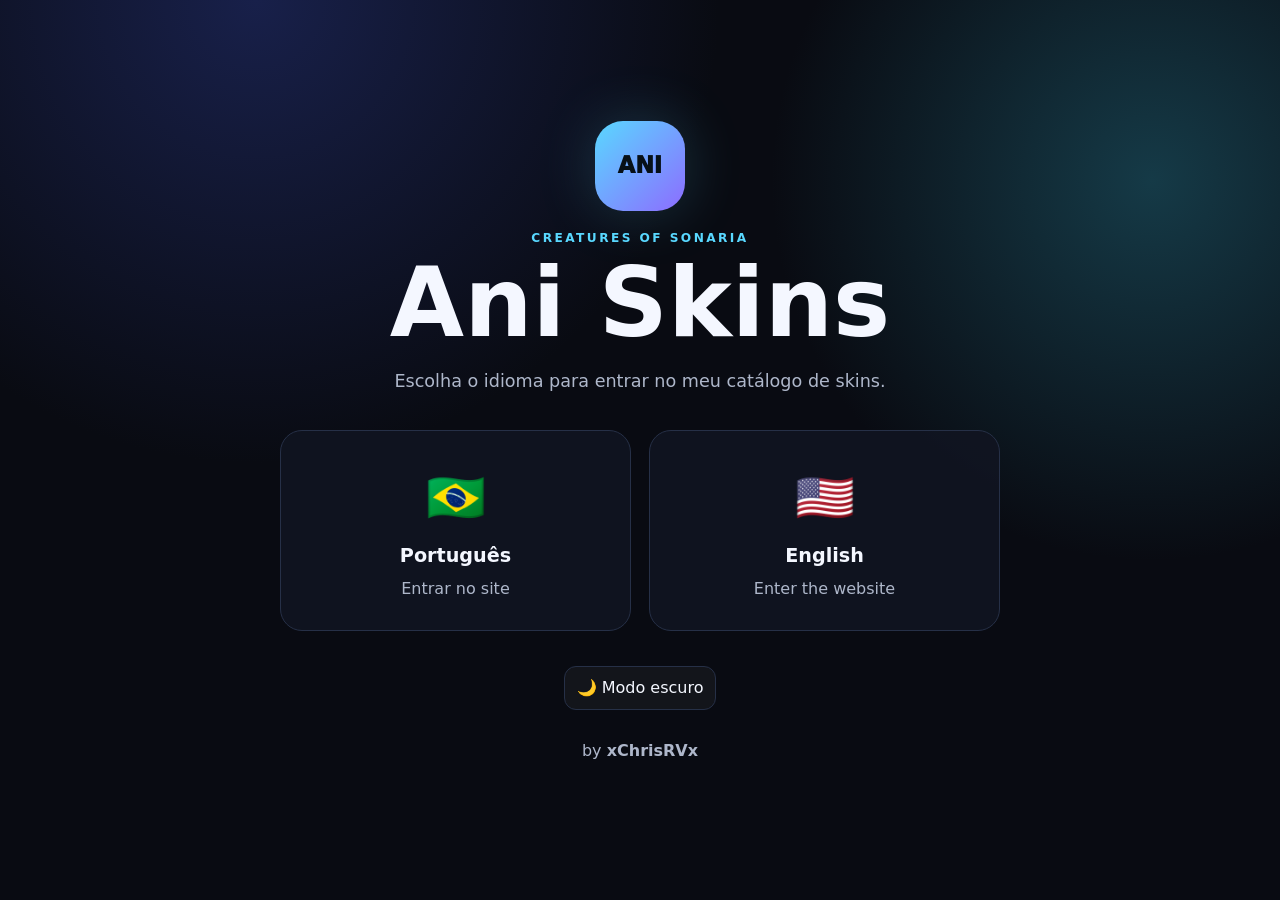
<file: index.html>
<!doctype html>
<html lang="pt-BR">
<head>
  <meta charset="utf-8"><meta name="viewport" content="width=device-width,initial-scale=1">
  <meta name="description" content="Ani Skins — skins personalizadas para Creatures of Sonaria.">
  <title>Ani Skins — xChrisRVx</title><link rel="stylesheet" href="css/style.css"><script defer src="js/script.js"></script>
</head>
<body class="landing">
  <main class="language-page">
    <div class="brand-mark">ANI</div>
    <p class="eyebrow">CREATURES OF SONARIA</p>
    <h1>Ani Skins</h1>
    <p class="lead">Escolha o idioma para entrar no meu catálogo de skins.</p>
    <div class="language-grid">
      <a class="language-card" href="br.html"><span class="flag">🇧🇷</span><strong>Português</strong><span>Entrar no site</span></a>
      <a class="language-card" href="en.html"><span class="flag">🇺🇸</span><strong>English</strong><span>Enter the website</span></a>
    </div>
    <button class="theme-toggle" data-theme-toggle type="button">🌙 Modo escuro</button>
    <p class="credit">by <strong>xChrisRVx</strong></p>
  </main>
</body>
</html>
</file>
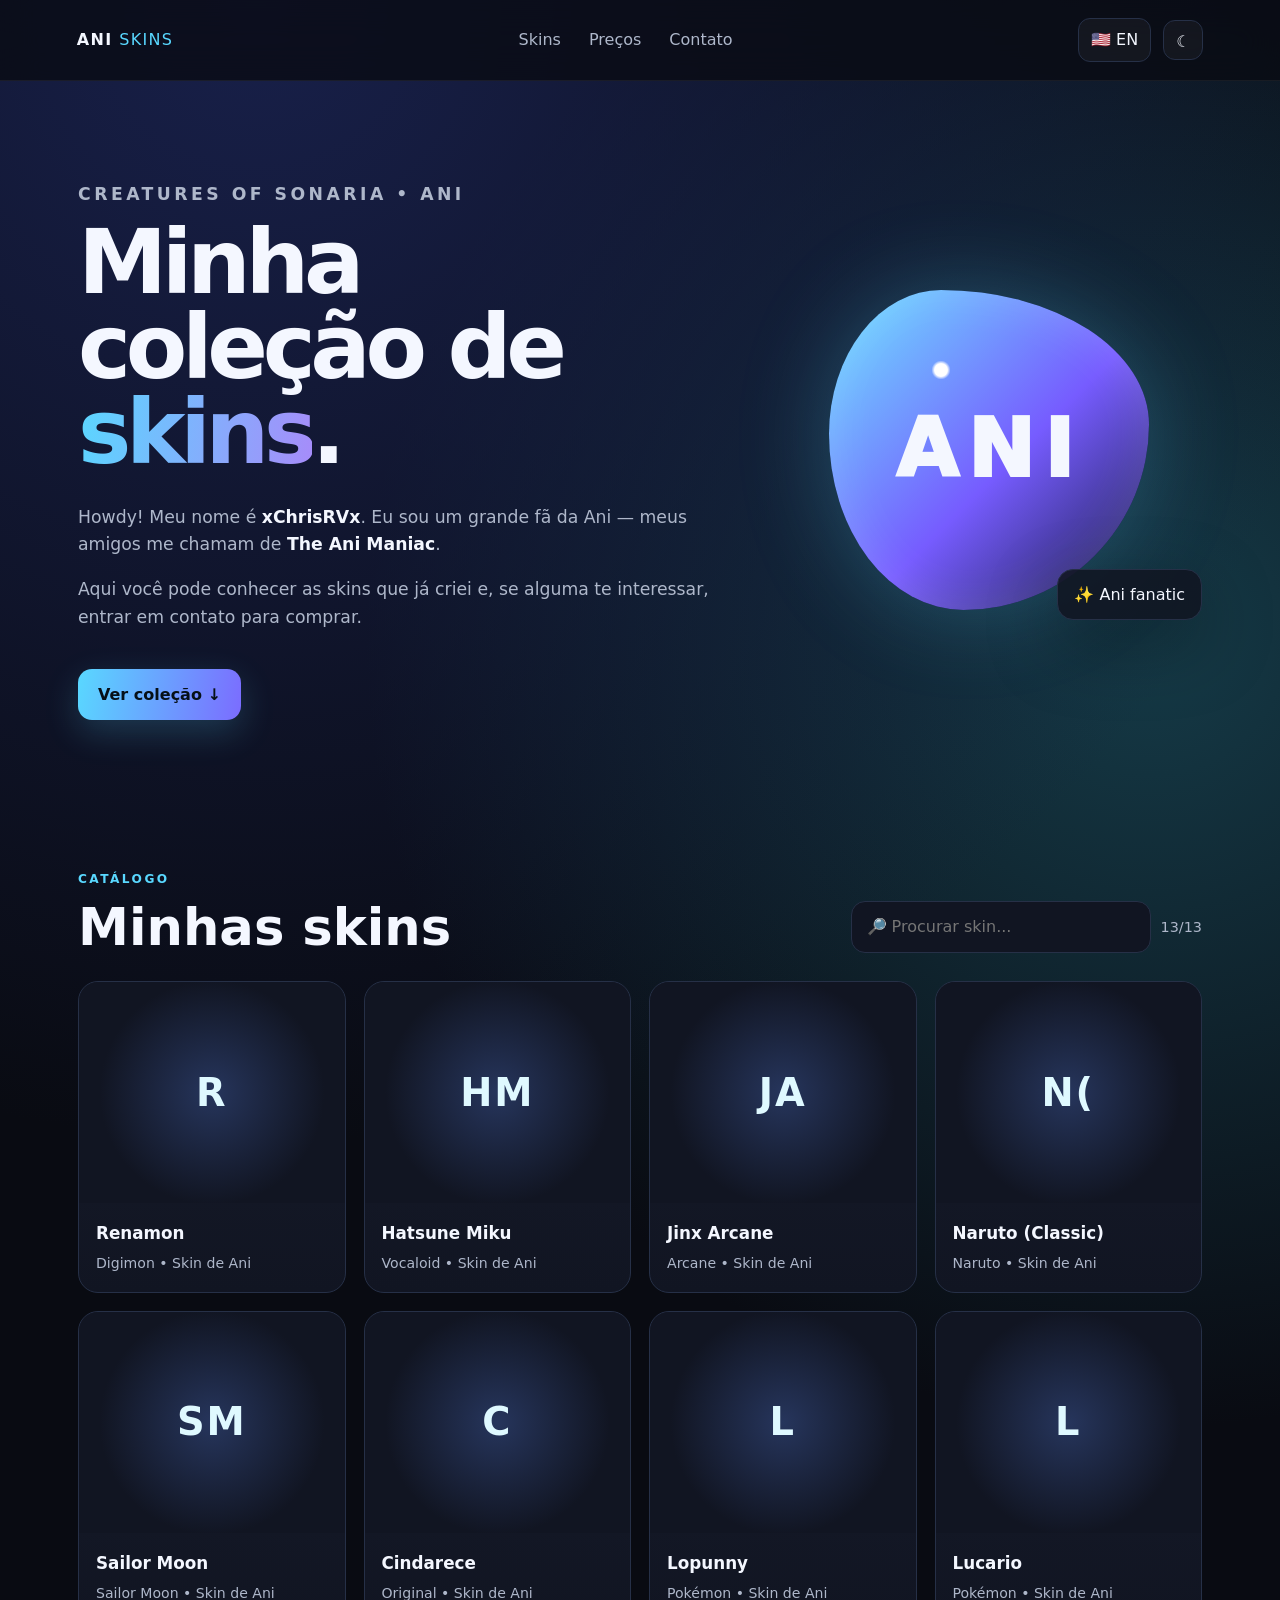
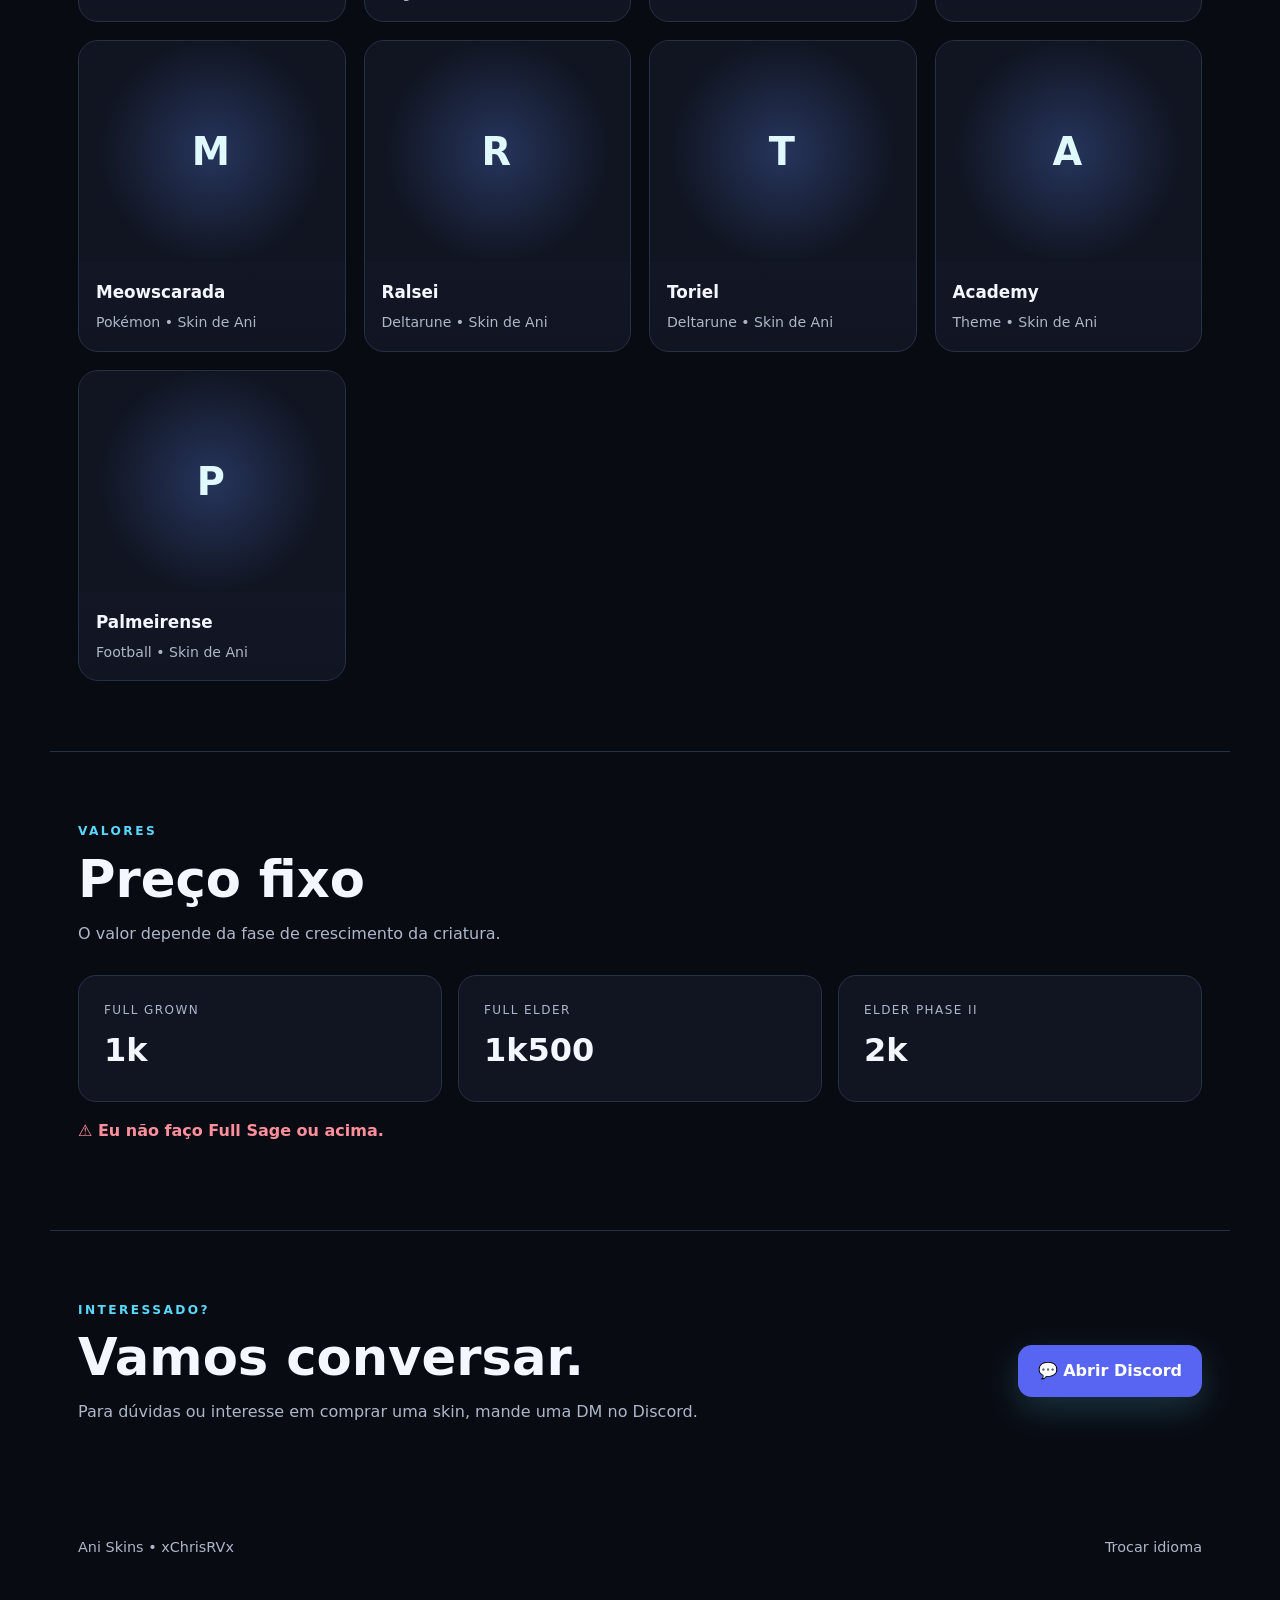
<file: br.html>
<!doctype html>
<html lang="pt-BR">
<head>
  <meta charset="utf-8"><meta name="viewport" content="width=device-width,initial-scale=1">
  <meta name="description" content="Catálogo de Ani Skins para Creatures of Sonaria por xChrisRVx.">
  <title>Ani Skins — Português</title><link rel="stylesheet" href="css/style.css"><script defer src="js/script.js"></script>
</head>
<body>
<header class="site-header"><a class="logo" href="index.html">ANI <span>SKINS</span></a><nav><a href="#skins">Skins</a><a href="#precos">Preços</a><a href="#contato">Contato</a></nav><div class="header-actions"><a href="en.html" class="lang">🇺🇸 EN</a><button class="icon-btn" data-theme-toggle aria-label="Alternar tema">☾</button></div></header>
<main>
<section class="hero"><div class="hero-copy"><p class="eyebrow">CREATURES OF SONARIA • ANI</p><h1>Minha coleção de <span>skins</span>.</h1><p>Howdy! Meu nome é <strong>xChrisRVx</strong>. Eu sou um grande fã da Ani — meus amigos me chamam de <strong>The Ani Maniac</strong>.</p><p>Aqui você pode conhecer as skins que já criei e, se alguma te interessar, entrar em contato para comprar.</p><a class="primary-btn" href="#skins">Ver coleção ↓</a></div><div class="hero-art"><div class="ani-orb">ANI</div><div class="floating-tag">✨ Ani fanatic</div></div></section>
<section id="skins" class="catalog"><div class="section-heading"><div><p class="eyebrow">CATÁLOGO</p><h2>Minhas skins</h2></div><div class="tools"><input id="search" type="search" placeholder="🔎 Procurar skin..." aria-label="Procurar skin"><span id="count" class="count"></span></div></div><div id="skin-grid" class="skin-grid"></div><p id="empty" class="empty" hidden>Nenhuma skin encontrada.</p></section>
<section id="precos" class="price-section"><div><p class="eyebrow">VALORES</p><h2>Preço fixo</h2><p class="muted">O valor depende da fase de crescimento da criatura.</p></div><div class="price-grid"><div><span>FULL GROWN</span><strong>1k</strong></div><div><span>FULL ELDER</span><strong>1k500</strong></div><div><span>ELDER PHASE II</span><strong>2k</strong></div></div><p class="warning">⚠️ Eu não faço Full Sage ou acima.</p></section>
<section id="contato" class="contact"><div><p class="eyebrow">INTERESSADO?</p><h2>Vamos conversar.</h2><p>Para dúvidas ou interesse em comprar uma skin, mande uma DM no Discord.</p></div><a class="discord-btn" href="https://discord.com/" target="_blank" rel="noopener">💬 Abrir Discord</a></section>
</main><footer><span>Ani Skins • xChrisRVx</span><a href="index.html">Trocar idioma</a></footer>
<script>window.SITE_LANG='pt';</script></body></html>
</file>
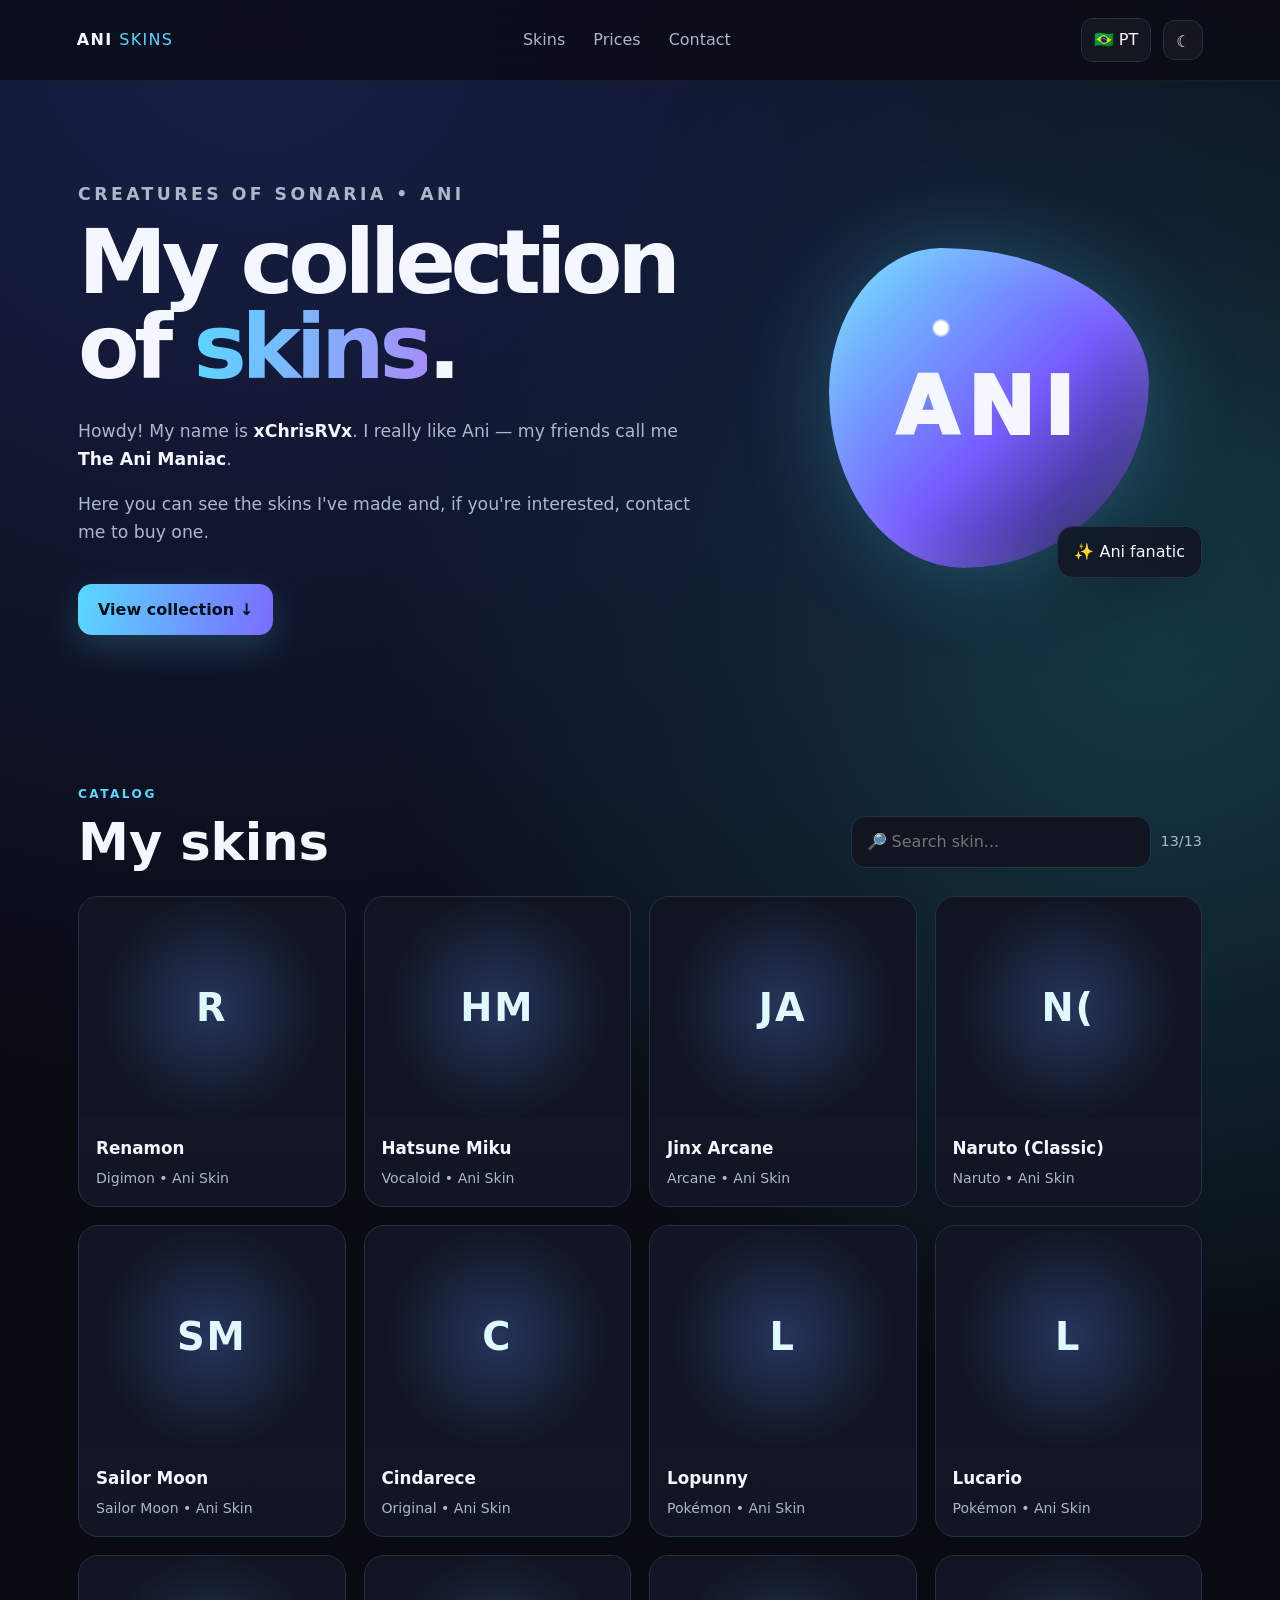
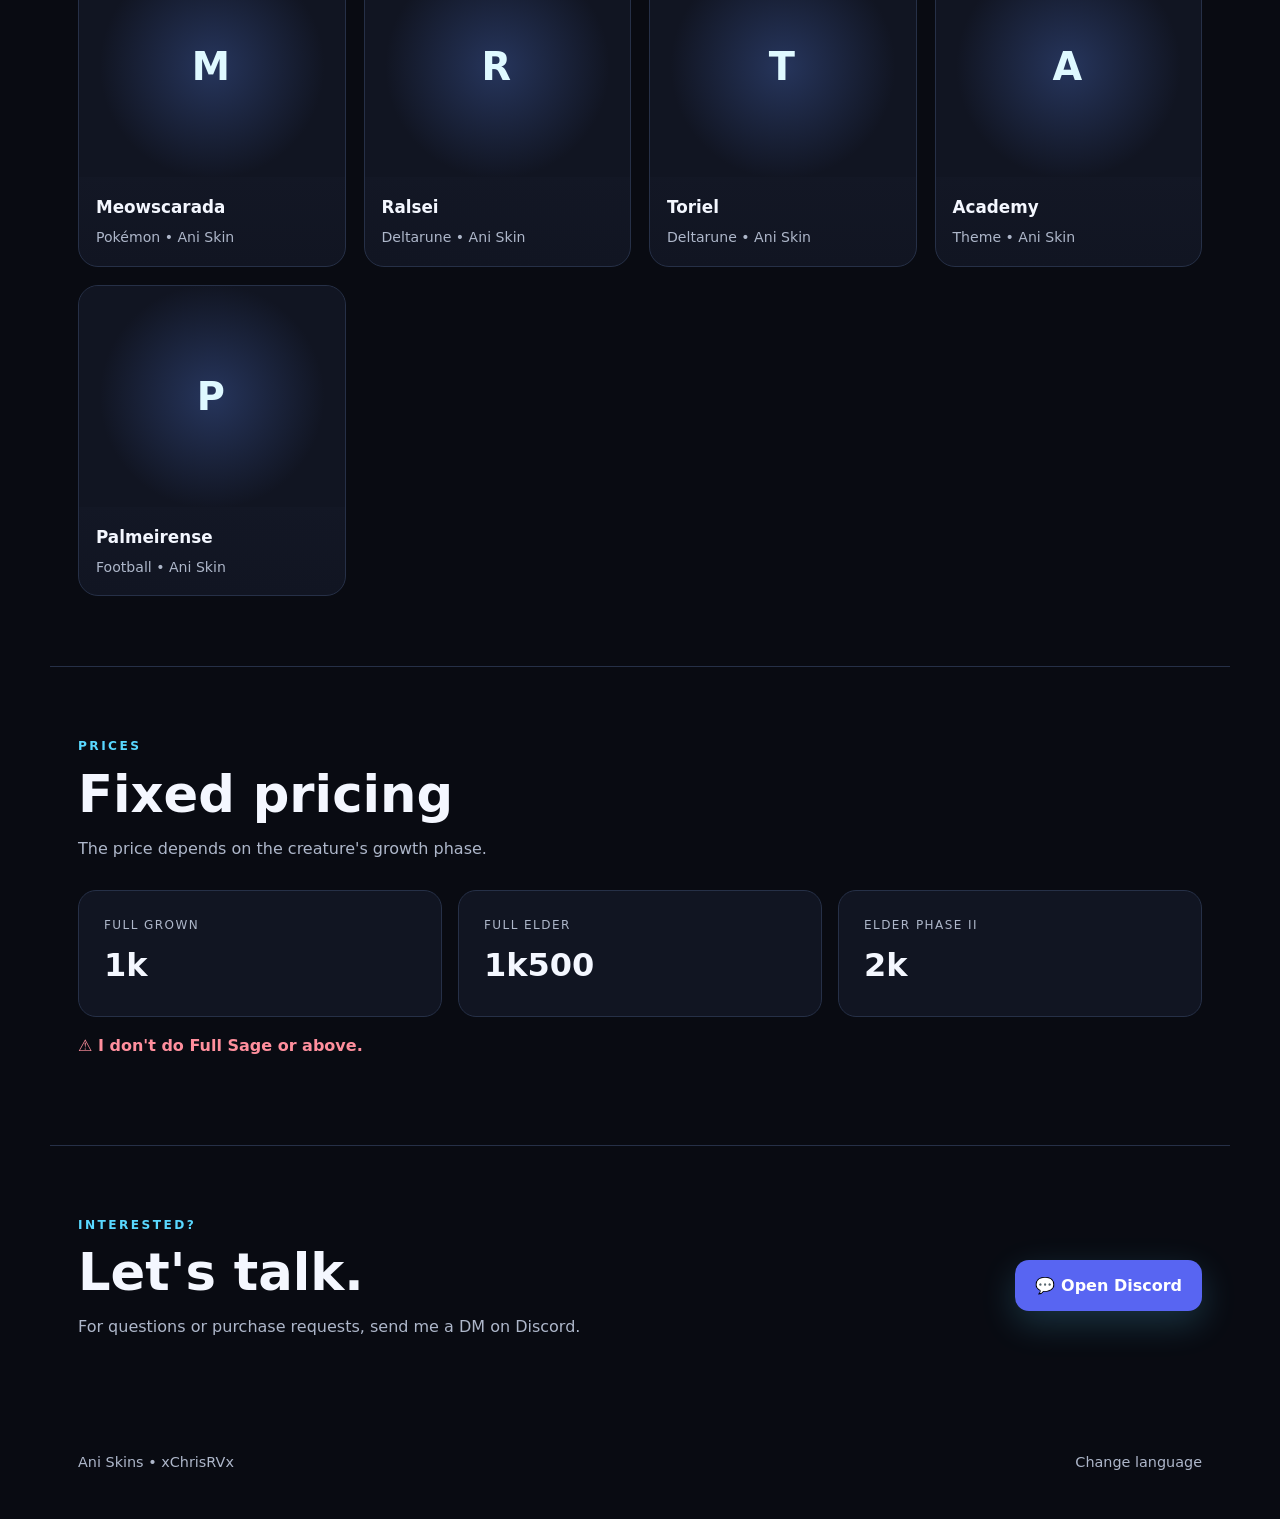
<file: en.html>
<!doctype html>
<html lang="en">
<head>
  <meta charset="utf-8"><meta name="viewport" content="width=device-width,initial-scale=1">
  <meta name="description" content="Ani Skins for Creatures of Sonaria by xChrisRVx.">
  <title>Ani Skins — English</title><link rel="stylesheet" href="css/style.css"><script defer src="js/script.js"></script>
</head>
<body>
<header class="site-header"><a class="logo" href="index.html">ANI <span>SKINS</span></a><nav><a href="#skins">Skins</a><a href="#prices">Prices</a><a href="#contact">Contact</a></nav><div class="header-actions"><a href="br.html" class="lang">🇧🇷 PT</a><button class="icon-btn" data-theme-toggle aria-label="Toggle theme">☾</button></div></header>
<main>
<section class="hero"><div class="hero-copy"><p class="eyebrow">CREATURES OF SONARIA • ANI</p><h1>My collection of <span>skins</span>.</h1><p>Howdy! My name is <strong>xChrisRVx</strong>. I really like Ani — my friends call me <strong>The Ani Maniac</strong>.</p><p>Here you can see the skins I've made and, if you're interested, contact me to buy one.</p><a class="primary-btn" href="#skins">View collection ↓</a></div><div class="hero-art"><div class="ani-orb">ANI</div><div class="floating-tag">✨ Ani fanatic</div></div></section>
<section id="skins" class="catalog"><div class="section-heading"><div><p class="eyebrow">CATALOG</p><h2>My skins</h2></div><div class="tools"><input id="search" type="search" placeholder="🔎 Search skin..." aria-label="Search skin"><span id="count" class="count"></span></div></div><div id="skin-grid" class="skin-grid"></div><p id="empty" class="empty" hidden>No skins found.</p></section>
<section id="prices" class="price-section"><div><p class="eyebrow">PRICES</p><h2>Fixed pricing</h2><p class="muted">The price depends on the creature's growth phase.</p></div><div class="price-grid"><div><span>FULL GROWN</span><strong>1k</strong></div><div><span>FULL ELDER</span><strong>1k500</strong></div><div><span>ELDER PHASE II</span><strong>2k</strong></div></div><p class="warning">⚠️ I don't do Full Sage or above.</p></section>
<section id="contact" class="contact"><div><p class="eyebrow">INTERESTED?</p><h2>Let's talk.</h2><p>For questions or purchase requests, send me a DM on Discord.</p></div><a class="discord-btn" href="https://discord.com/" target="_blank" rel="noopener">💬 Open Discord</a></section>
</main><footer><span>Ani Skins • xChrisRVx</span><a href="index.html">Change language</a></footer>
<script>window.SITE_LANG='en';</script></body></html>
</file>
<file: css/style.css>
:root{--bg:#090b12;--panel:#111522;--panel2:#171c2c;--text:#f4f7ff;--muted:#aeb7ca;--accent:#59d8ff;--accent2:#8d6cff;--line:#263047;--shadow:0 24px 70px rgba(0,0,0,.35)}
*{box-sizing:border-box}html{scroll-behavior:smooth}body{margin:0;background:radial-gradient(circle at 20% 0%,#18204a 0,transparent 34%),radial-gradient(circle at 90% 20%,#153a47 0,transparent 28%),var(--bg);color:var(--text);font-family:Inter,system-ui,-apple-system,BlinkMacSystemFont,"Segoe UI",sans-serif;line-height:1.6}a{color:inherit;text-decoration:none}button,input{font:inherit}.site-header{position:sticky;top:0;z-index:10;display:flex;align-items:center;justify-content:space-between;gap:20px;padding:18px 6vw;background:rgba(9,11,18,.78);backdrop-filter:blur(18px);border-bottom:1px solid rgba(255,255,255,.06)}.logo{font-weight:900;letter-spacing:.08em}.logo span{font-weight:500;color:var(--accent)}nav{display:flex;gap:28px;color:var(--muted)}nav a:hover,.lang:hover,footer a:hover{color:var(--accent)}.header-actions{display:flex;align-items:center;gap:12px}.lang,.icon-btn,.theme-toggle{border:1px solid var(--line);background:rgba(255,255,255,.04);padding:8px 12px;border-radius:12px;color:var(--text);cursor:pointer}.icon-btn{width:40px;height:40px}.hero{max-width:1180px;margin:0 auto;padding:100px 28px 80px;display:grid;grid-template-columns:1.2fr .8fr;gap:60px;align-items:center}.eyebrow{margin:0 0 12px;color:var(--accent);font-size:.76rem;font-weight:800;letter-spacing:.2em}.hero h1{font-size:clamp(3rem,7vw,6.5rem);line-height:.95;margin:0 0 28px;letter-spacing:-.06em}.hero h1 span{background:linear-gradient(100deg,var(--accent),#a78bfa);-webkit-background-clip:text;background-clip:text;color:transparent}.hero p{max-width:650px;color:var(--muted);font-size:1.08rem}.hero strong{color:var(--text)}.primary-btn,.discord-btn{display:inline-flex;margin-top:20px;padding:13px 20px;border-radius:14px;background:linear-gradient(100deg,var(--accent),#7b6cff);color:#061018;font-weight:900;box-shadow:0 12px 35px rgba(89,216,255,.2)}.hero-art{min-height:390px;display:grid;place-items:center;position:relative}.ani-orb{width:min(320px,70vw);aspect-ratio:1;border-radius:35% 65% 58% 42%/45% 42% 58% 55%;display:grid;place-items:center;font-size:5rem;font-weight:1000;letter-spacing:.12em;background:radial-gradient(circle at 35% 25%,#fff 0 2%,transparent 3%),linear-gradient(135deg,#6de5ff,#765cff 55%,#171a42);box-shadow:0 0 90px rgba(89,216,255,.25),inset 0 0 50px rgba(255,255,255,.12);animation:float 5s ease-in-out infinite}.floating-tag{position:absolute;bottom:25px;right:0;padding:12px 16px;border:1px solid var(--line);background:rgba(17,21,34,.88);border-radius:16px;box-shadow:var(--shadow)}@keyframes float{50%{transform:translateY(-16px) rotate(2deg)}}.catalog,.price-section,.contact{max-width:1180px;margin:0 auto;padding:70px 28px}.section-heading{display:flex;align-items:end;justify-content:space-between;gap:20px;margin-bottom:28px}.section-heading h2,.price-section h2,.contact h2{font-size:clamp(2rem,4vw,3.2rem);line-height:1;margin:0}.tools{display:flex;align-items:center;gap:10px}.tools input{width:min(300px,50vw);padding:12px 15px;border-radius:14px;border:1px solid var(--line);background:var(--panel);color:var(--text);outline:none}.tools input:focus{border-color:var(--accent)}.count{color:var(--muted);font-size:.9rem}.skin-grid{display:grid;grid-template-columns:repeat(4,1fr);gap:18px}.skin-card{overflow:hidden;border:1px solid var(--line);border-radius:20px;background:linear-gradient(180deg,var(--panel2),var(--panel));transition:.25s transform,.25s border-color,.25s box-shadow}.skin-card:hover{transform:translateY(-7px);border-color:rgba(89,216,255,.5);box-shadow:0 18px 50px rgba(0,0,0,.3)}.skin-art{aspect-ratio:1.2;display:grid;place-items:center;background:radial-gradient(circle,#26355c,#111522 65%);font-size:2.4rem;font-weight:900;letter-spacing:.05em;color:#dff9ff}.skin-info{padding:17px}.skin-info h3{margin:0 0 5px;font-size:1.05rem}.skin-info p{margin:0;color:var(--muted);font-size:.88rem}.price-section{border-top:1px solid var(--line);border-bottom:1px solid var(--line)}.price-section>.muted,.muted{color:var(--muted)}.price-grid{display:grid;grid-template-columns:repeat(3,1fr);gap:16px;margin-top:28px}.price-grid div{padding:25px;border:1px solid var(--line);border-radius:18px;background:var(--panel)}.price-grid span{display:block;color:var(--muted);font-size:.75rem;letter-spacing:.12em}.price-grid strong{display:block;font-size:2rem;margin-top:5px}.warning{color:#ff8f9d;font-weight:700}.contact{display:flex;justify-content:space-between;align-items:center;gap:30px}.contact p:not(.eyebrow){color:var(--muted);max-width:620px}.discord-btn{margin:0;background:#5865f2;color:white}.empty{text-align:center;color:var(--muted);padding:50px}footer{max-width:1180px;margin:auto;padding:25px 28px 45px;display:flex;justify-content:space-between;color:var(--muted);font-size:.9rem}.landing{min-height:100vh;display:grid;place-items:center}.language-page{text-align:center;width:min(800px,92vw);padding:40px}.brand-mark{width:90px;height:90px;margin:0 auto 18px;display:grid;place-items:center;border-radius:28px;background:linear-gradient(135deg,var(--accent),var(--accent2));color:#071018;font-weight:1000;font-size:1.4rem;box-shadow:0 0 60px rgba(89,216,255,.2)}.language-page h1{font-size:clamp(3rem,9vw,6rem);line-height:.9;margin:0 0 20px}.lead{color:var(--muted);font-size:1.1rem}.language-grid{display:grid;grid-template-columns:repeat(2,1fr);gap:18px;margin:35px 0}.language-card{display:flex;flex-direction:column;gap:5px;padding:28px;border:1px solid var(--line);border-radius:22px;background:rgba(17,21,34,.85);transition:.2s}.language-card:hover{transform:translateY(-5px);border-color:var(--accent)}.flag{font-size:3rem}.language-card strong{font-size:1.2rem}.language-card span:last-child{color:var(--muted)}.credit{margin-top:28px;color:var(--muted)}
@media(max-width:850px){nav{display:none}.hero{grid-template-columns:1fr;padding-top:65px}.hero-art{min-height:290px}.skin-grid{grid-template-columns:repeat(2,1fr)}.section-heading{align-items:start;flex-direction:column}.price-grid{grid-template-columns:1fr}.contact{flex-direction:column;align-items:flex-start}.tools{width:100%}.tools input{width:100%}}
@media(max-width:520px){.site-header{padding:14px 18px}.hero,.catalog,.price-section,.contact{padding-left:18px;padding-right:18px}.skin-grid{grid-template-columns:1fr}.language-grid{grid-template-columns:1fr}.hero h1{font-size:3.2rem}.floating-tag{right:5%}footer{padding-left:18px;padding-right:18px;flex-direction:column;gap:8px}}
body.light{--bg:#eef5fb;--panel:#fff;--panel2:#f8fbff;--text:#101522;--muted:#59657a;--line:#d7e0ec;background:radial-gradient(circle at 20% 0%,#d9f6ff 0,transparent 34%),#eef5fb}.light .site-header{background:rgba(238,245,251,.8)}
</file>
